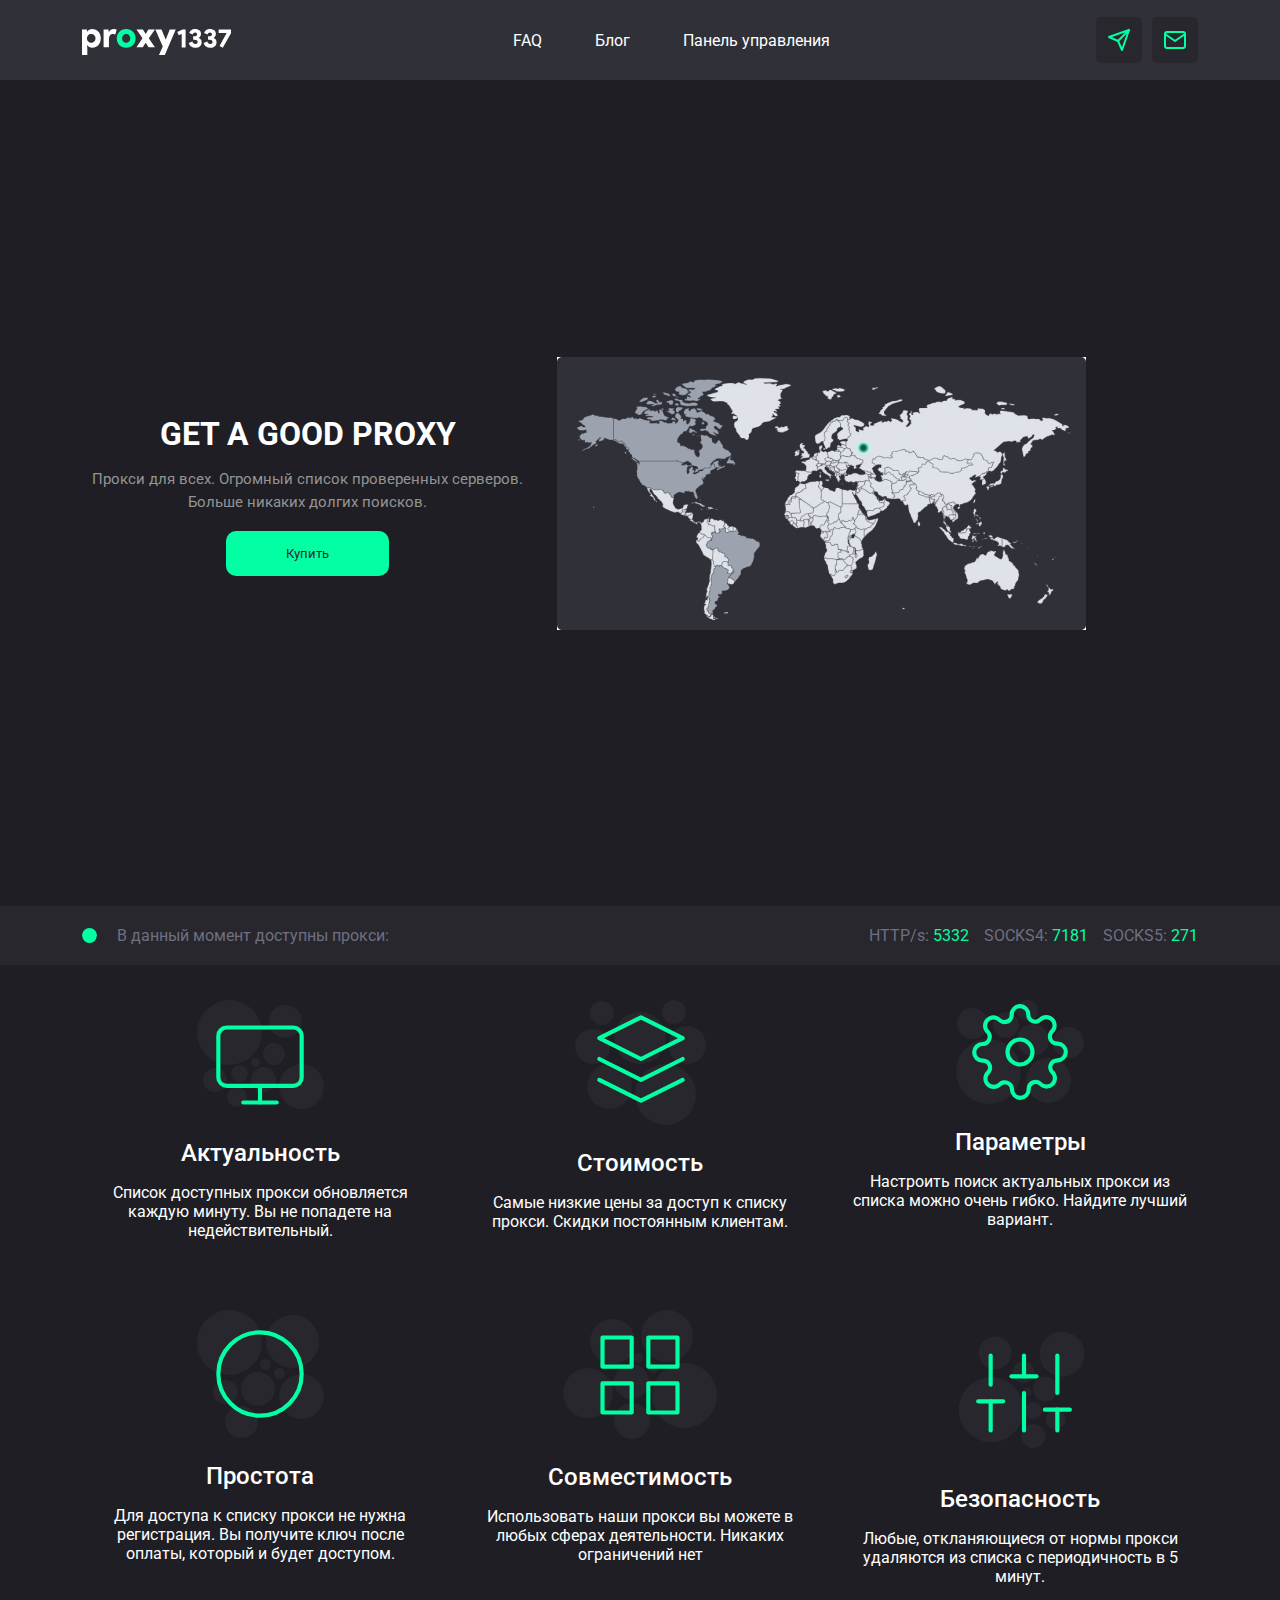
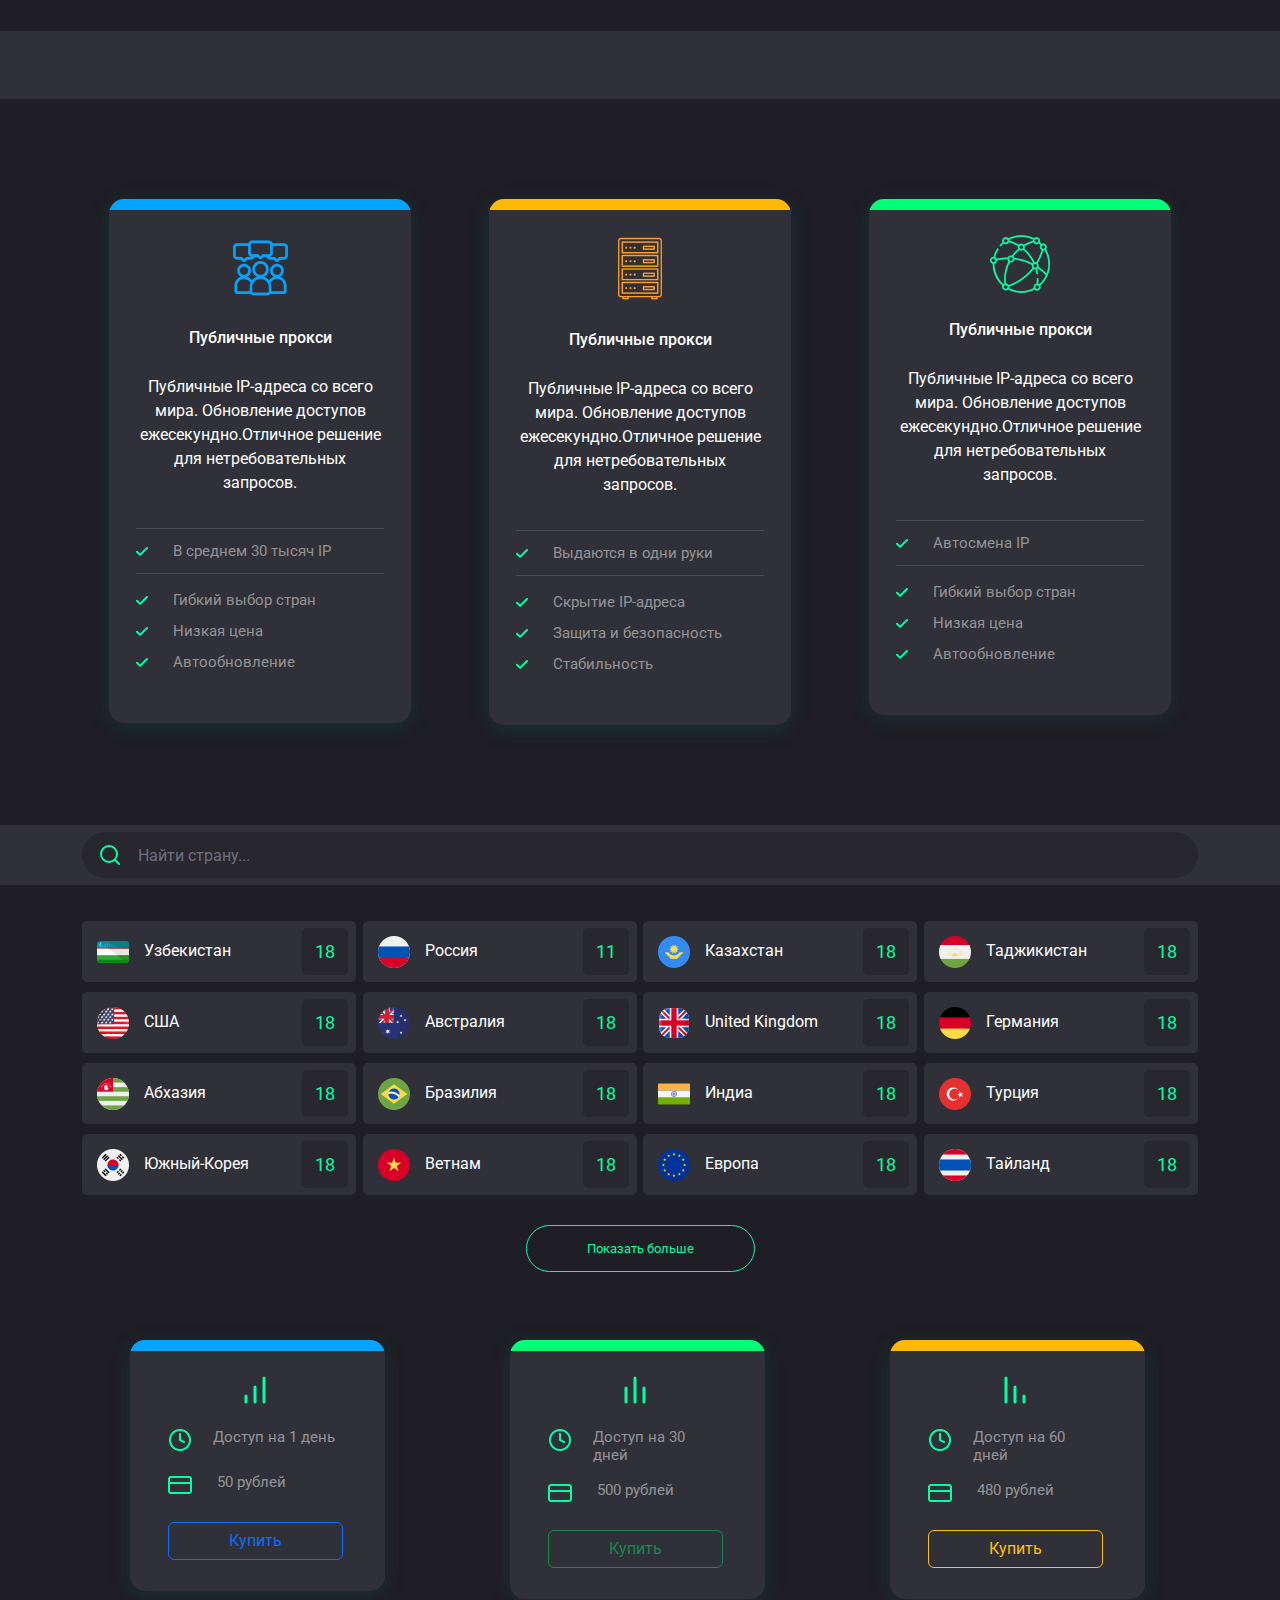
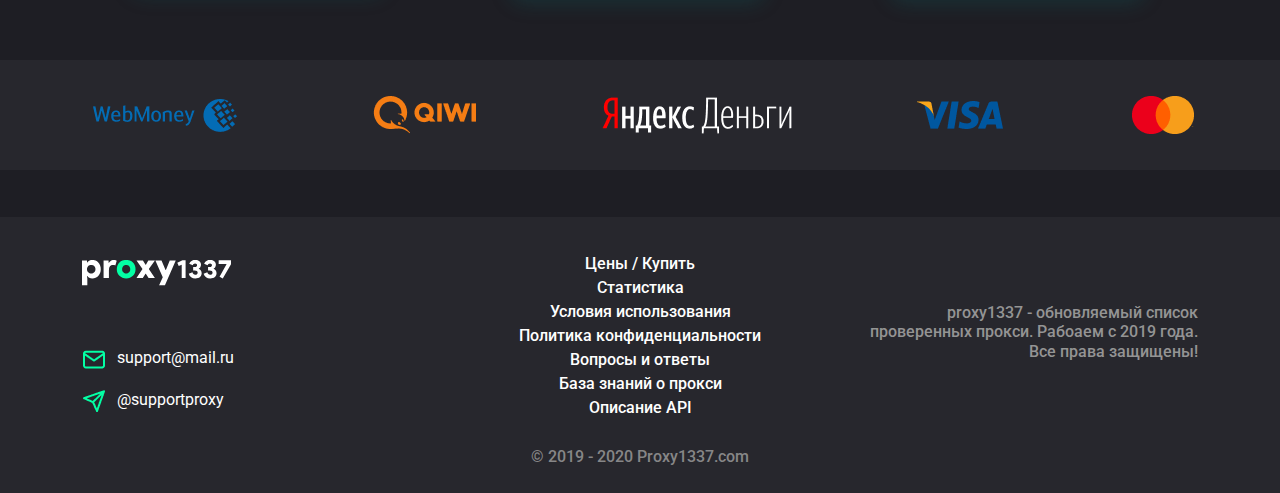
<file: index.html>
<!DOCTYPE html>
<html lang="en">
<head>
    <meta charset="UTF-8">
    <meta name="viewport" content="width=device-width, initial-scale=1.0">
     <!-- bootstrap -->
    <link rel="stylesheet" href="libs/bootstrap.min.css">

    <!-- Connecting fonts -->
    <link href="https://fonts.googleapis.com/css2?family=Roboto:wght@400;500;700&display=swap" rel="stylesheet">
    <link rel="preconnect" href="https://fonts.googleapis.com">
    <link rel="preconnect" href="https://fonts.gstatic.com" crossorigin>
    <link rel="stylesheet" href="css/main.css">
    <title>Proxy1337</title>
</head>
<body>
    
    <div class="wrapper">

         <!-- header -->
        <header>
            <nav class="navbar navbar-expand-lg">
                <div class="container">

                    <!-- Header logo -->
                  <a class="navbar-brand" href="#">
                    <img src="images/logo.svg" alt="">
                  </a>
                  
                  <!-- mobile meni toggler -->
                  <button class="navbar-toggler" type="button" data-bs-toggle="collapse" data-bs-target="#navbarSupportedContent" aria-controls="navbarSupportedContent" aria-expanded="false" aria-label="Toggle navigation">
                    <!-- <span class="navbar-toggler-icon"></span> -->
                    <img src="images/media_hamburger.svg" alt="">
                  </button>

                  <!-- Open & close -->
                  <div class="collapse navbar-collapse" id="navbarSupportedContent">

                    <ul class="navbar-nav mx-auto">
                        <li class="nav-item">
                            <a class="nav-link" href="Faq.html">FAQ</a>
                        </li>

                        <li class="nav-item">
                            <a class="nav-link" href="blog.html">Блог</a>
                        </li>

                        <li class="nav-item">
                            <a class="nav-link" href="errorpage.html">Панель управления</a>
                        </li>
                    </ul>

                    <ul class="header_contact d-flex">
                        <li>
                            <a href="#">
                                <img src="images/tg_header.svg" alt="">
                            </a>
                        </li>

                        <li>
                            <a href="#">
                                <img src="images/inbox.svg" alt="">
                            </a>
                        </li>
                    </ul>
                  </div>
                </div>
              </nav>
        </header>

        <!-- Hero -->
        <section class="hero">
            <div class="container">
                <div class="row align-items-center">
                    <div class="col-md-5">
                        <div class="hero_text">
                            <div class="hero_title">GET A GOOD PROXY</div>
                            <div class="hero_description">Прокси для всех. Огромный список проверенных серверов. Больше никаких долгих поисков. </div>

                             <a href="#" class="button button_green " data-bs-toggle="modal" data-bs-target="#buy_modal">Купить</a>
                        </div>
                    </div>
                    <div class="col-md-7">
                        <img src="images/map.jpg" alt="">
                    </div>
                </div>
            </div>
        </section>

        <!-- Aviable proxy -->
        <section class="aviable">
            <div class="container">
                <div class="row">
                    <div class="col-md-6 d-flex align-items-center gap: 20px">
                        <div class="block_title"> <img src="images/static vector.svg" alt=""> В данный момент доступны прокси:</div>
                    </div>
                    <div class="col-md-6">
                        <ul class="aviable_list d-flex justify-content-end">
                            <li>HTTP/s: <span>5332</span></li>
                            <li>SOCKS4: <span>7181</span></li>
                            <li>SOCKS5: <span>271</span></li>
                        </ul>
                    </div>
                </div>
            </div>
        </section>

        <!-- Advantages -->
        <section class="advantages">
            <div class="container">
                <div class="row">

                    <!-- advantages item -->
                    <div class="col-md-4">
                        <div class="advantages_item text-center">
                            <div class="advantage_image">
                                <img src="images/advantage1.svg" alt="">
                            </div>
                            <div class="advantage_name">Актуальность</div>
                            <div class="advantage_description">Список доступных прокси обновляется каждую минуту. Вы не попадете на недействительный.</div>
                        </div>
                    </div>

                    <!-- advantages item -->
                    <div class="col-md-4">
                        <div class="advantages_item text-center">
                            <div class="advantage_image">
                                <img src="images/advantage2.svg" alt="">
                            </div>
                            <div class="advantage_name">Стоимость</div>
                            <div class="advantage_description">Самые низкие цены за доступ к списку прокси. Скидки постоянным клиентам.</div>
                        </div>
                    </div>

                    <!-- advantages item -->
                    <div class="col-md-4">
                        <div class="advantages_item text-center">
                            <div class="advantage_image">
                                <img src="images/advantage3.svg" alt="">
                            </div>
                            <div class="advantage_name">Параметры</div>
                            <div class="advantage_description">Настроить поиск актуальных прокси из списка можно очень гибко. Найдите лучший вариант.</div>
                        </div>
                    </div>

                    <!-- advantages item -->
                    <div class="col-md-4">
                        <div class="advantages_item text-center">
                            <div class="advantage_image">
                                <img src="images/advantage4.svg" alt="">
                            </div>
                            <div class="advantage_name">Простота</div>
                            <div class="advantage_description">Для доступа к списку прокси не нужна регистрация. Вы получите ключ после оплаты, который и будет доступом.</div>
                        </div>
                    </div>

                    <!-- advantages item -->
                    <div class="col-md-4">
                        <div class="advantages_item text-center">
                            <div class="advantage_image">
                                <img src="images/advantage5.svg" alt="">
                            </div>
                            <div class="advantage_name">Совместимость</div>
                            <div class="advantage_description">Использовать наши прокси вы можете в любых  сферах деятельности. Никаких ограничений нет</div>
                        </div>
                    </div>

                    <!-- advantages item -->
                    <div class="col-md-4">
                        <div class="advantages_item text-center">
                            <div class="advantage_image">
                                <img src="images/advantage6.svg" alt="">
                            </div>
                            <div class="advantage_name">Безопасность</div>
                            <div class="advantage_description">Любые, откланяющиеся от нормы прокси удаляются из списка с периодичность в 5 минут.</div>
                        </div>
                    </div>
                </div>
            </div>
        </section>

        <!-- proxy types -->
        <section class="types">
            <div class="main_hr"></div>
            <div class="container">
                <div class="row justify-content-between">

                    <!-- Proxy type item -->
                    <div class="col-lg-4 col-md-6">
                        <div class="type_item item-blue">
                            <div class="type_image">
                                <img src="images/proxy_type1.png" alt="">
                            </div>
                            <div class="type_name">Публичные прокси</div>
                            <div class="type_description">Публичные IP-адреса со всего мира. Обновление доступов ежесекундно.Отличное решение для нетребовательных запросов.</div>

                            <ul class="type_advantages">
                                <li><a href="#">В среднем 30 тысяч IP</a></li>
                                <li><a href="#">Гибкий выбор стран</a></li>
                                <li><a href="#">Низкая цена</a></li>
                                <li><a href="#">Автообновление</a></li>
                            </ul>
                        </div>
                    </div>

                     <!-- Proxy type item -->
                     <div class="col-lg-4 col-md-6">
                        <div class="type_item item-orange">
                            <div class="type_image">
                                <img src="images/proxy_type2.png" alt="">
                            </div>
                            <div class="type_name">Публичные прокси</div>
                            <div class="type_description">Публичные IP-адреса со всего мира. Обновление доступов ежесекундно.Отличное решение для нетребовательных запросов.</div>

                            <ul class="type_advantages">
                                <li><a href="#">Выдаются в одни руки</a></li>
                                <li><a href="#">Скрытие IP-адреса</a></li>
                                <li><a href="#">Защита и безопасность</a></li>
                                <li><a href="#">Стабильность</a></li>
                            </ul>
                        </div>
                    </div>

                     <!-- Proxy type item -->
                     <div class="col-lg-4 col-md-6">
                        <div class="type_item item-green">
                            <div class="type_image">
                                <img src="images/proxy_type3.png" alt="">
                            </div>
                            <div class="type_name">Публичные прокси</div>
                            <div class="type_description">Публичные IP-адреса со всего мира. Обновление доступов ежесекундно.Отличное решение для нетребовательных запросов.</div>

                            <ul class="type_advantages">
                                <li><a href="#">Автосмена IP</a></li>
                                <li><a href="#">Гибкий выбор стран</a></li>
                                <li><a href="#">Низкая цена</a></li>
                                <li><a href="#">Автообновление</a></li>
                            </ul>
                        </div>
                    </div>

                </div>
            </div>
        </section>

       <!-- countries -->
       <section class="countries">
        <div class="country_form">
            <div class="container">
                <form action="">
                    <input type="text" placeholder="Найти страну..." class="form-control">
                </form>
            </div>
        </div>


        <div class="container">

            <div class="form_result">

                <!-- Result item -->
                <a href="#" class="result_item">
                    <div class="country_name"><img src="images/uzbekistan (3).png" alt="">Узбекистан</div>
                    <div class="country_count">18</div>
                </a>

                 <!-- Result item -->
                 <a href="#" class="result_item">
                    <div class="country_name"><img src="images/russia.png" alt="">Россия</div>
                    <div class="country_count">11</div>
                </a>

                 <!-- Result item -->
                 <a href="#" class="result_item">
                    <div class="country_name"><img src="images/kazakhstan.png" alt="">Казахстан</div>
                    <div class="country_count">18</div>
                </a>

                 <!-- Result item -->
                 <a href="#" class="result_item">
                    <div class="country_name"><img src="images/tajikistan.png" alt="">Таджикистан</div>
                    <div class="country_count">18</div>
                </a>

                 <!-- Result item -->
                 <a href="#" class="result_item">
                    <div class="country_name"><img src="images/united-states-of-america.png" alt="">США</div>
                    <div class="country_count">18</div>
                </a>

                 <!-- Result item -->
                 <a href="#" class="result_item">
                    <div class="country_name"><img src="images/australia.png" alt="">Австралия</div>
                    <div class="country_count">18</div>
                </a>

                 <!-- Result item -->
                 <a href="#" class="result_item">
                    <div class="country_name"><img src="images/united-kingdom.png" alt="">United Kingdom</div>
                    <div class="country_count">18</div>
                </a>

                 <!-- Result item -->
                 <a href="#" class="result_item">
                    <div class="country_name"><img src="images/germany.png" alt="">Германия</div>
                    <div class="country_count">18</div>
                </a>

                 <!-- Result item -->
                 <a href="#" class="result_item">
                    <div class="country_name"><img src="images/abkhazia.png" alt="">Абхазия</div>
                    <div class="country_count">18</div>
                </a>

                 <!-- Result item -->
                 <a href="#" class="result_item">
                    <div class="country_name"><img src="images/brazil-.png" alt="">Бразилия</div>
                    <div class="country_count">18</div>
                </a>

                 <!-- Result item -->
                 <a href="#" class="result_item">
                    <div class="country_name"><img src="images/india.png" alt="">Индиа</div>
                    <div class="country_count">18</div>
                </a>

                 <!-- Result item -->
                 <a href="#" class="result_item">
                    <div class="country_name"><img src="images/turkey.png" alt="">Турция</div>
                    <div class="country_count">18</div>
                </a>

                 <!-- Result item -->
                 <a href="#" class="result_item">
                    <div class="country_name"><img src="images/south-korea.png" alt="">Южный-Корея</div>
                    <div class="country_count">18</div>
                </a>

                 <!-- Result item -->
                 <a href="#" class="result_item">
                    <div class="country_name"><img src="images/vietnam.png" alt="">Ветнам</div>
                    <div class="country_count">18</div>
                </a>

                 <!-- Result item -->
                 <a href="#" class="result_item">
                    <div class="country_name"><img src="images/european.png" alt="">Европа</div>
                    <div class="country_count">18</div>
                </a>

                 <!-- Result item -->
                 <a href="#" class="result_item">
                    <div class="country_name"><img src="images/thailand.png" alt="">Тайланд</div>
                    <div class="country_count">18</div>
                </a>


            </div>

            <div class="show_more text-center">
                <a href="#" class="button button-outline button-big button_round item-blue">Показать больше</a>
            </div>
        </div>
        </section>

        <!-- buy -->
        <section class="buy">
            <div class="container">
                <div class="row justify-content-around">
                    
                    <!-- buy Item -->
                    <div class="col-md-3">
                        <div class="buy_item item-blue">
                            <div class="buy_icon">
                                <img src="images/price_bar3.svg" alt="icon">
                            </div>
                            <div class="buy_description">
                                <div class="buy_time">
                                    <ul>
                                        <li>Доступ на 1 день</li>
                                    </ul>
                                </div>
                            </div>
                            <div class="buy_card">
                                <ul>
                                    <li>50 рублей</li>
                                </ul>
                            </div>
                            <div class="item-action item-blue">
                                <a class="btn btn-outline-primary w-100" href="#">Купить</a>
                            </div>
                        </div>
                    </div>


                    <!-- buy Item -->
                    <div class="col-md-3">
                        <div class="buy_item item-green">
                            <div class="buy_icon">
                                <img src="images/price_bar2.svg" alt="icon">
                            </div>
                            <div class="buy_description">
                                <div class="buy_time">
                                    <ul>
                                        <li>Доступ на 30 дней</li>
                                    </ul>
                                </div>
                            </div>
                            <div class="buy_card">
                                <ul>
                                    <li>500 рублей</li>
                                </ul>
                            </div>
                            <div class="item-action item-blue">
                                <a class="btn btn-outline-success w-100" href="# ">Купить</a>
                            </div>
                        </div>
                    </div>


                    <!-- buy Item -->
                    <div class="col-md-3">
                        <div class="buy_item item-orange">
                            <div class="buy_icon">
                                <img src="images/price_bar1.svg" alt="icon">
                            </div>
                            <div class="buy_description">
                                <div class="buy_time">
                                    <ul>
                                        <li>Доступ на 60 дней</li>
                                    </ul>
                                </div>
                            </div>
                            <div class="buy_card">
                                <ul>
                                    <li>480 рублей</li>
                                </ul>
                            </div>
                            <div class="item-action item-blue">
                                <a class="btn btn-outline-warning w-100" href="# ">Купить</a>
                            </div>
                        </div>
                    </div>
                </div>
            </div>
        </section>

        <!-- Payment -->
        <section class="payment">
            <div class="container">
                    <div class=" payment_block d-flex justify-content-between align-items-center">

                        <!-- Payment item -->
                        <div class="payment_item">
                          <a href="https://www.webmoney.ru/?%01" class="pay"><img src="images/wb.png" alt=""></a>
                        </div>
  
                      
                        <!-- Payment item -->
                        <div class="payment_item">
                          <a href="https://qiwi.com/" class="pay"><img src="images/QW.png" alt=""></a>
                        </div>
  
                      
                        <!-- Payment item -->
                        <div class="payment_item">
                          <a href="https://yoomoney.ru/" class="pay"><img src="images/yn.png" alt=""></a>
                        </div>
  
                      
                        <!-- Payment item -->
                        <div class="payment_item">
                          <a href="#" class="pay"><img src="images/vISA.png" alt=""></a>
                        </div>
  
                      
                        <!-- Payment item -->
                        <div class="payment_item">
                          <a href="#" class="pay"><img src="images/MASTER.png" alt=""></a>
                        </div>
                    </div>
            </div>
                
        </section>

        <!-- Footer -->
        <footer>
            <div class="container">
                <div class="row align-items-center justify-content-between">
                    
                    <div class="col-md-4">
                        <div class="logo">
                            <a href="#" class="logo">
                                <img src="images/footer_logo.svg" alt="">
                            </a>
                        </div>
                        <div class="contact">
                            <div class="mail">
                                <a href="mailto:support@mail.ru">
                                    <img src="images/footer massage.png" alt="">support@mail.ru
                                </a>
                            </div>
            
                            <div class="telegram">
                                <a href="">
                                    <img src="images/footer send.png" alt="">@supportproxy
                                </a>
                            </div>
                        </div>
                    </div>
    
    
                    <div class="col-md-4">
                        <div class="list">
                            <ul>
                                <li><a href="">Цены / Купить</a></li>
                                <li><a href="">Статистика</a></li>
                                <li><a href="">Условия использования</a></li>
                                <li><a href="">Политика конфиденциальности</a></li>
                                <li><a href="">Вопросы и ответы</a></li>
                                <li><a href="">База знаний о прокси</a></li>
                                <li><a href="">Описание API</a></li>
                            </ul>
                        </div>
                    </div>

                    <div class="col-md-4">
                        <div class="about">
                            <h6>proxy1337 - обновляемый список проверенных прокси. Рабоаем с 2019 года. Все права защищены!</h6>
                        </div>
                    </div>

                    <div class="copyright">
                        <p>© 2019 - 2020 Proxy1337.com</p>
                    </div>
                </div>
            </div>
        </footer>
    </div>
    

     <!-- Modal  buy Modal -->
    <div class="modal fade" id="buy_modal" tabindex="-1" aria-labelledby="buy_modal" aria-hidden="true">
        <div class="modal-dialog modal-dialog-centered">
        <div class="modal-content">

            <div class="modal-body">
                <form action="">
                    
                    <div class="modal_action">

                        <button type="reset">
                            <img src="images/modal_reset.svg" alt="">
                        </button>  
                        <button type="button" data-bs-dismiss="modal" arial-label="Close">
                            <img src="images/modal_close.svg" alt="">
                        </button>

                    </div>

                    <div class="modal_title">Купить ключ</div>
                    <div class="input_item">
                        <input type="email" placeholder="Email" name="email" class="form-control">
                    </div>

                    <div class="input_item">
                        <input type="text" placeholder="Способ оплаты" name="payment_type" class="form-control">
                    </div>

                    <div class="input_item payment_duration">
                        <label for="">99 дней</label>
                        <input type="range" name="payment_duration" class="">
                    </div>

                    <div class="input_item agreement">
                        <label>
                            <input type="checkbox">
                            <span class="checkmark"></span>
                            <span class="agreement_text">Согласен с <a href="#">условиями использования</a></span>
                        </label>
                    </div>

                    <div class="input_item_day">
                        Вы выбрали пакет <span>6</span> р в день
                    </div>

                    <div class="input_item_buy_total_sum">
                        К оплате <span>660₽</span>
                    </div>

                    <div class="input_item">
                        <button class="button button_green w-100">Оплатить</button>
                    </div>
                </form>
            </div>
        </div>
        </div>
    </div>

<!-- bootstrap Js -->
<script src="libs/bootstrap.bundle.min.js"></script>

</body>
</html>
</file>
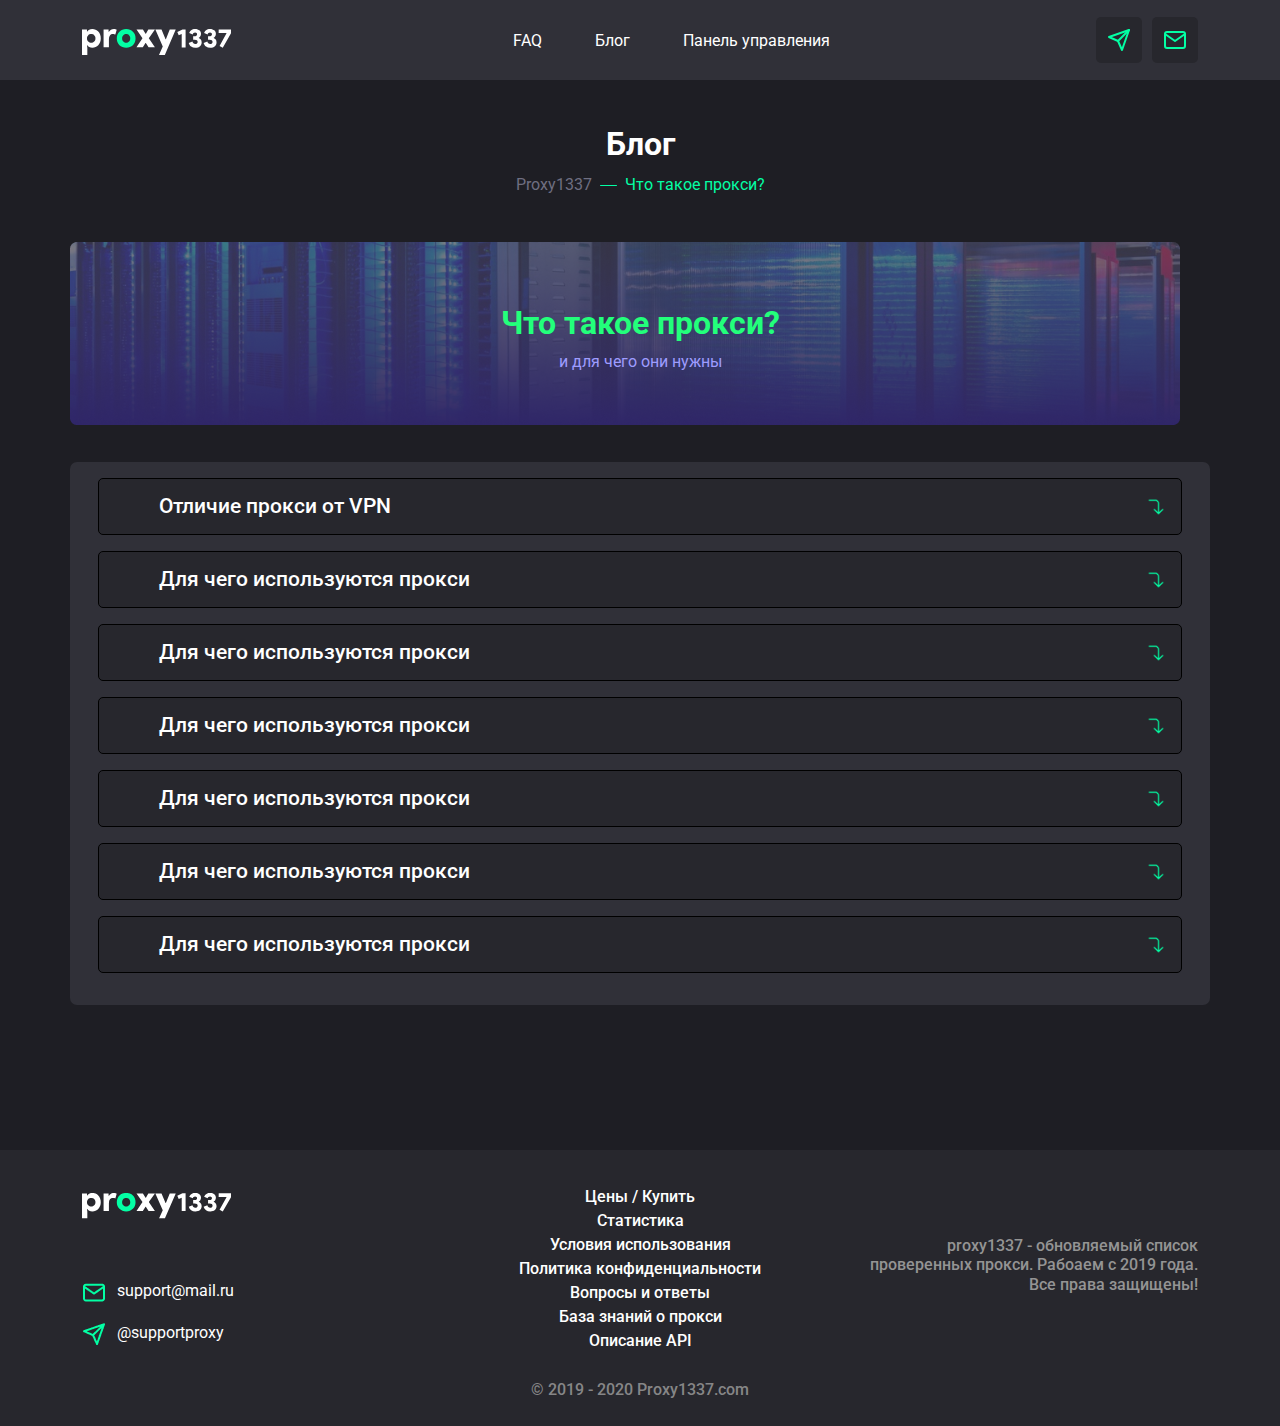
<file: blog.html>
<!DOCTYPE html>
<html lang="en">
<head>
    <meta charset="UTF-8">
    <meta name="viewport" content="width=device-width, initial-scale=1.0">
    <!-- bootstrap -->
    <link rel="stylesheet" href="libs/bootstrap.min.css">

    <!-- Connecting fonts -->
    <link rel="preconnect" href="https://fonts.googleapis.com">
    <link rel="preconnect" href="https://fonts.gstatic.com" crossorigin>
    <link href="https://fonts.googleapis.com/css2?family=Roboto:wght@400;500;700&display=swap" rel="stylesheet">
    
    <link rel="stylesheet" href="css/main.css">
    <link rel="stylesheet" href="css/blog.css">
    <title>Блог</title>
</head>
<body>
    
    <div class="wrapper">
        <!-- header -->
        <header>
            <nav class="navbar navbar-expand-lg">
                <div class="container">

                    <!-- Header logo -->
                  <a class="navbar-brand" href="index.html">
                    <img src="images/logo.svg" alt="">
                  </a>
                  <!-- mobile meni toggler -->
                  <button class="navbar-toggler" type="button" data-bs-toggle="collapse" data-bs-target="#navbarSupportedContent" aria-controls="navbarSupportedContent" aria-expanded="false" aria-label="Toggle navigation">
                    <!-- <span class="navbar-toggler-icon"></span> -->
                    <img src="images/media_hamburger.svg" alt="">
                  </button>

                  <!-- Open & close -->
                  <div class="collapse navbar-collapse" id="navbarSupportedContent">

                    <ul class="navbar-nav mx-auto">
                        <li class="nav-item">
                            <a class="nav-link" href="Faq.html">FAQ</a>
                        </li>

                        <li class="nav-item">
                            <a class="nav-link" href="blog.html">Блог</a>
                        </li>

                        <li class="nav-item">
                            <a class="nav-link" href="errorpage.html">Панель управления</a>
                        </li>
                    </ul>

                    <ul class="header_contact d-flex">
                        <li>
                            <a href="#">
                                <img src="images/tg_header.svg" alt="">
                            </a>
                        </li>

                        <li>
                            <a href="#">
                                <img src="images/inbox.svg" alt="">
                            </a>
                        </li>
                    </ul>
                  </div>
                </div>
              </nav>
        </header>

        <section class="inner_page">
            <div class="container">
                <div class="row">
                    <div class="block_title">Блог</div>
                        <div class="block_breadcrumbs">
                            <nav aria-label="breadcrumb">
                                <ol class="breadcrumb">
                                <li class="breadcrumb-item"><a href="#">Proxy1337</a></li>
                                <li class="breadcrumb-item active" aria-current="page">Что такое прокси?</li>
                                </ol>
                            </nav>
                        </div>

                        <div class="blog_img">
                            <p class="title_one">Что такое прокси?</p>
                            <p class="title_two">и для чего они нужны</p>
                        </div>


                        <div class="card blog_items">
                            <div class="card-body">
                                <div class="accordion accordion-flush" id="faq_accordion">
                                    
                                    <!-- FAQ Accordion -->
                                    <div class="accordion-item">
                                        <h2 class="accordion-header">
                                            <button class="accordion-button collapsed" type="button" data-bs-toggle="collapse" data-bs-target="#blog_answer_1" aria-expanded="false" aria-controls="blog_answer_1">
                                                Отличие прокси от VPN
                                            </button>
                                        </h2>
                                        <div id="blog_answer_1" class="accordion-collapse collapse" data-bs-parent="#blog_accordion">
                                            <div class="accordion-body"> полный
                                                Прокси напротив не требует установки никаких программ. Основная масса серверов бесплатна, но не от всех стоит ждать корректной и быстрой работы. Платные же более надежны в этом плане. Прокси-сервер сам по себе не обеспечит вам полной анонимности. Что выбрать, решать только вам. Только помните, если нужен качественный сервис, который не будет постоянно ломаться, то придется заплатить.
                                            </div>
                                        </div>

                                        <!-- FAQ Accordion -->
                                    <div class="accordion-item">
                                        <h2 class="accordion-header">
                                            <button class="accordion-button collapsed" type="button" data-bs-toggle="collapse" data-bs-target="#blog_answer_2" aria-expanded="false" aria-controls="blog_answer_2">
                                                Для чего используются прокси
                                            </button>
                                        </h2>
                                        <div id="blog_answer_2" class="accordion-collapse collapse" data-bs-parent="#blog_accordion">
                                            <div class="accordion-body"> полный
                                                Прокси напротив не требует установки никаких программ. Основная масса серверов бесплатна, но не от всех стоит ждать корректной и быстрой работы. Платные же более надежны в этом плане. Прокси-сервер сам по себе не обеспечит вам полной анонимности. Что выбрать, решать только вам. Только помните, если нужен качественный сервис, который не будет постоянно ломаться, то придется заплатить.
                                            </div>
                                        </div>

                                        <!-- FAQ Accordion -->
                                    <div class="accordion-item">
                                        <h2 class="accordion-header">
                                            <button class="accordion-button collapsed" type="button" data-bs-toggle="collapse" data-bs-target="#blog_answer_3" aria-expanded="false" aria-controls="blog_answer_3">
                                                Для чего используются прокси
                                            </button>
                                        </h2>
                                        <div id="blog_answer_3" class="accordion-collapse collapse" data-bs-parent="#blog_accordion">
                                            <div class="accordion-body"> полный
                                                Прокси напротив не требует установки никаких программ. Основная масса серверов бесплатна, но не от всех стоит ждать корректной и быстрой работы. Платные же более надежны в этом плане. Прокси-сервер сам по себе не обеспечит вам полной анонимности. Что выбрать, решать только вам. Только помните, если нужен качественный сервис, который не будет постоянно ломаться, то придется заплатить.
                                            </div>
                                        </div>

                                        <!-- FAQ Accordion -->
                                    <div class="accordion-item">
                                        <h2 class="accordion-header">
                                            <button class="accordion-button collapsed" type="button" data-bs-toggle="collapse" data-bs-target="#blog_answer_4" aria-expanded="false" aria-controls="blog_answer_4">
                                                Для чего используются прокси
                                            </button>
                                        </h2>
                                        <div id="blog_answer_4" class="accordion-collapse collapse" data-bs-parent="#blog_accordion">
                                            <div class="accordion-body"> полный
                                                Прокси напротив не требует установки никаких программ. Основная масса серверов бесплатна, но не от всех стоит ждать корректной и быстрой работы. Платные же более надежны в этом плане. Прокси-сервер сам по себе не обеспечит вам полной анонимности. Что выбрать, решать только вам. Только помните, если нужен качественный сервис, который не будет постоянно ломаться, то придется заплатить.
                                            </div>
                                        </div>

                                        <!-- FAQ Accordion -->
                                    <div class="accordion-item">
                                        <h2 class="accordion-header">
                                            <button class="accordion-button collapsed" type="button" data-bs-toggle="collapse" data-bs-target="#blog_answer_5" aria-expanded="false" aria-controls="blog_answer_5">
                                                Для чего используются прокси
                                            </button>
                                        </h2>
                                        <div id="blog_answer_5" class="accordion-collapse collapse" data-bs-parent="#blog_accordion">
                                            <div class="accordion-body"> полный
                                                Прокси напротив не требует установки никаких программ. Основная масса серверов бесплатна, но не от всех стоит ждать корректной и быстрой работы. Платные же более надежны в этом плане. Прокси-сервер сам по себе не обеспечит вам полной анонимности. Что выбрать, решать только вам. Только помните, если нужен качественный сервис, который не будет постоянно ломаться, то придется заплатить.
                                            </div>
                                        </div>

                                        <!-- FAQ Accordion -->
                                    <div class="accordion-item">
                                        <h2 class="accordion-header">
                                            <button class="accordion-button collapsed" type="button" data-bs-toggle="collapse" data-bs-target="#blog_answer_6" aria-expanded="false" aria-controls="blog_answer_6">
                                                Для чего используются прокси
                                            </button>
                                        </h2>
                                        <div id="blog_answer_6" class="accordion-collapse collapse" data-bs-parent="#blog_accordion">
                                            <div class="accordion-body"> полный
                                                Прокси напротив не требует установки никаких программ. Основная масса серверов бесплатна, но не от всех стоит ждать корректной и быстрой работы. Платные же более надежны в этом плане. Прокси-сервер сам по себе не обеспечит вам полной анонимности. Что выбрать, решать только вам. Только помните, если нужен качественный сервис, который не будет постоянно ломаться, то придется заплатить.
                                            </div>
                                        </div>

                                        <!-- FAQ Accordion -->
                                    <div class="accordion-item">
                                        <h2 class="accordion-header">
                                            <button class="accordion-button collapsed" type="button" data-bs-toggle="collapse" data-bs-target="#blog_answer_7" aria-expanded="false" aria-controls="blog_answer_7">
                                                Для чего используются прокси
                                            </button>
                                        </h2>
                                        <div id="blog_answer_7" class="accordion-collapse collapse" data-bs-parent="#blog_accordion">
                                            <div class="accordion-body"> полный
                                                Прокси напротив не требует установки никаких программ. Основная масса серверов бесплатна, но не от всех стоит ждать корректной и быстрой работы. Платные же более надежны в этом плане. Прокси-сервер сам по себе не обеспечит вам полной анонимности. Что выбрать, решать только вам. Только помните, если нужен качественный сервис, который не будет постоянно ломаться, то придется заплатить.
                                            </div>
                                        </div>

                                    </div>
                                </div>
        </section>



        <!-- Footer -->
        <footer>
            <div class="container">
                <div class="row align-items-center justify-content-between">
                    
                    <div class="col-md-4">
                        <div class="logo">
                            <a href="#" class="logo">
                                <img src="images/footer_logo.svg" alt="">
                            </a>
                        </div>
                        <div class="contact">
                            <div class="mail">
                                <a href="mailto:support@mail.ru">
                                    <img src="images/footer massage.png" alt="">support@mail.ru
                                </a>
                            </div>
            
                            <div class="telegram">
                                <a href="">
                                    <img src="images/footer send.png" alt="">@supportproxy
                                </a>
                            </div>
                        </div>
                    </div>
    
    
                    <div class="col-md-4">
                        <div class="list">
                            <ul>
                                <li><a href="">Цены / Купить</a></li>
                                <li><a href="">Статистика</a></li>
                                <li><a href="">Условия использования</a></li>
                                <li><a href="">Политика конфиденциальности</a></li>
                                <li><a href="">Вопросы и ответы</a></li>
                                <li><a href="">База знаний о прокси</a></li>
                                <li><a href="">Описание API</a></li>
                            </ul>
                        </div>
                    </div>

                    <div class="col-md-4">
                        <div class="about">
                            <h6>proxy1337 - обновляемый список проверенных прокси. Рабоаем с 2019 года. Все права защищены!</h6>
                        </div>
                    </div>

                    <div class="copyright">
                        <p>© 2019 - 2020 Proxy1337.com</p>
                    </div>
                </div>
            </div>
        </footer>
     </div>



    <!-- Modal  buy Modal -->
    <div class="modal fade" id="buy_modal" tabindex="-1" aria-labelledby="buy_modal" aria-hidden="true">
        <div class="modal-dialog modal-dialog-centered">
        <div class="modal-content">

            <div class="modal-body">
                <form action="">
                    
                    <div class="modal_action">

                        <button type="reset">
                            <img src="images/modal_reset.svg" alt="">
                        </button>  
                        <button type="button" data-bs-dismiss="modal" arial-label="Close">
                            <img src="images/modal_close.svg" alt="">
                        </button>

                    </div>

                    <div class="modal_title">Купить ключ</div>
                    <div class="input_item">
                        <input type="email" placeholder="Email" name="email" class="form-control">
                    </div>

                    <div class="input_item">
                        <input type="text" placeholder="Способ оплаты" name="payment_type" class="form-control">
                    </div>

                    <div class="input_item payment_duration">
                        <label for="">99 дней</label>
                        <input type="range" name="payment_duration" class="">
                    </div>

                    <div class="input_item agreement">
                        <label>
                            <input type="checkbox">
                            <span class="checkmark"></span>
                            <span class="agreement_text">Согласен с <a href="#">условиями использования</a></span>
                        </label>
                    </div>

                    <div class="input_item_day">
                        Вы выбрали пакет <span>6</span> р в день
                    </div>

                    <div class="input_item_buy_total_sum">
                        К оплате <span>660₽</span>
                    </div>

                    <div class="input_item">
                        <button class="button button_green w-100">Оплатить</button>
                    </div>


                </form>
                
            </div>
            
        </div>
        </div>
    </div>


<!-- bootstrap Js -->
<script src="libs/bootstrap.bundle.min.js"></script>

</body>
</html>
</file>
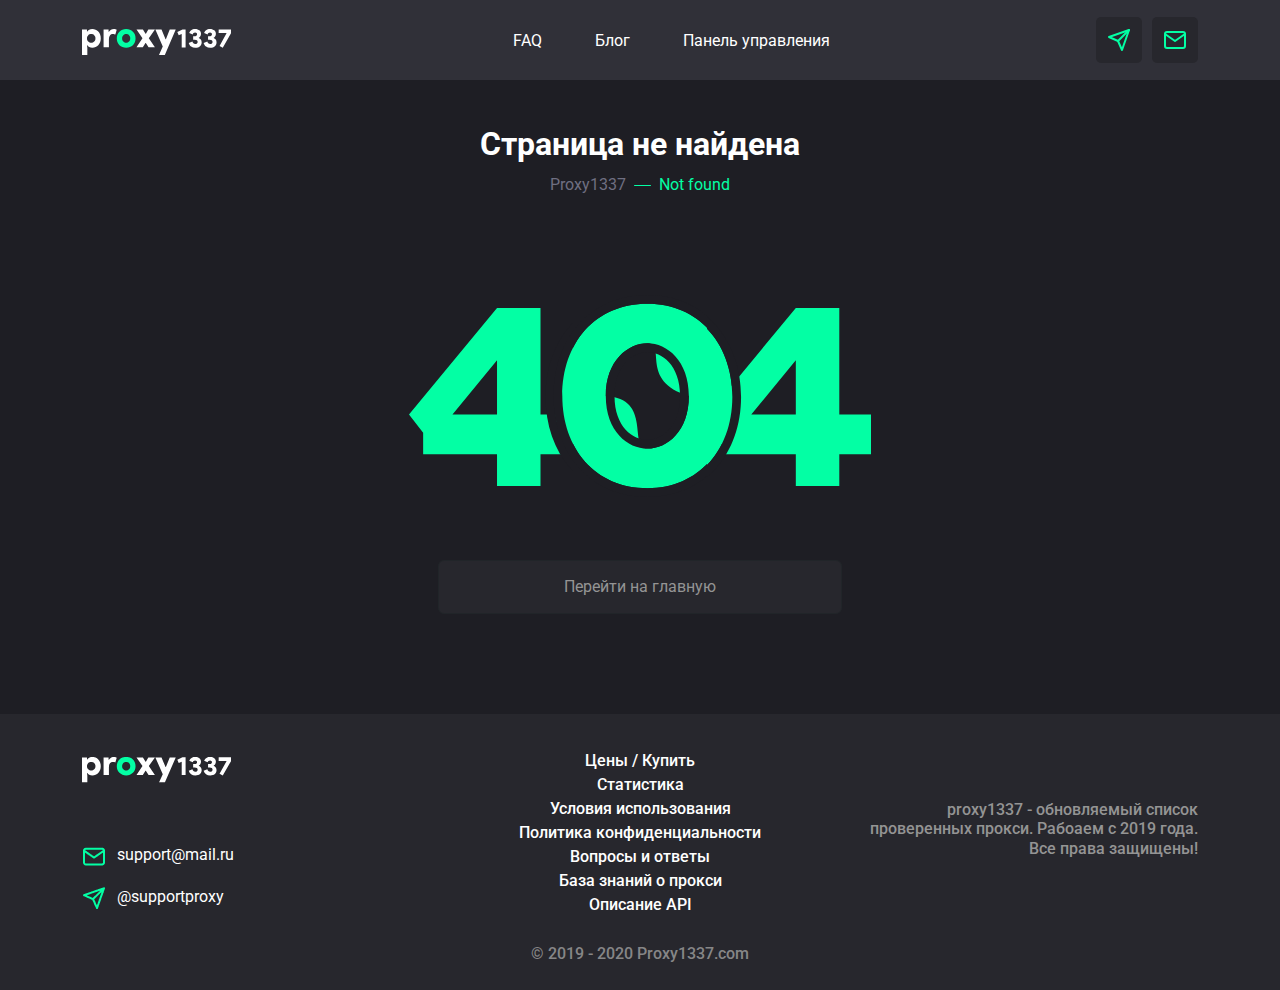
<file: errorpage.html>
<!DOCTYPE html>
<html lang="en">
<head>
    <meta charset="UTF-8">
    <meta name="viewport" content="width=device-width, initial-scale=1.0">
    <!-- bootstrap -->
    <link rel="stylesheet" href="libs/bootstrap.min.css">

    <!-- Connecting fonts -->
    <link rel="preconnect" href="https://fonts.googleapis.com">
    <link rel="preconnect" href="https://fonts.gstatic.com" crossorigin>
    <link href="https://fonts.googleapis.com/css2?family=Roboto:wght@400;500;700&display=swap" rel="stylesheet">
    
    <link rel="stylesheet" href="css/main.css">
    <link rel="stylesheet" href="css/errorpage.css">
    <title>Панель управления</title>
</head>
<body>
    
    <div class="wrapper">
        <!-- header -->
        <header>
            <nav class="navbar navbar-expand-lg">
                <div class="container">

                    <!-- Header logo -->
                  <a class="navbar-brand" href="index.html">
                    <img src="images/logo.svg" alt="">
                  </a>
                  <!-- mobile meni toggler -->
                  <button class="navbar-toggler" type="button" data-bs-toggle="collapse" data-bs-target="#navbarSupportedContent" aria-controls="navbarSupportedContent" aria-expanded="false" aria-label="Toggle navigation">
                    <!-- <span class="navbar-toggler-icon"></span> -->
                    <img src="images/media_hamburger.svg" alt="">
                  </button>

                  <!-- Open & close -->
                  <div class="collapse navbar-collapse" id="navbarSupportedContent">

                    <ul class="navbar-nav mx-auto">
                        <li class="nav-item">
                            <a class="nav-link" href="Faq.html">FAQ</a>
                        </li>

                        <li class="nav-item">
                            <a class="nav-link" href="blog.html">Блог</a>
                        </li>

                        <li class="nav-item">
                            <a class="nav-link" href="errorpage.html">Панель управления</a>
                        </li>
                    </ul>

                    <ul class="header_contact d-flex">
                        <li>
                            <a href="#">
                                <img src="images/tg_header.svg" alt="">
                            </a>
                        </li>

                        <li>
                            <a href="#">
                                <img src="images/inbox.svg" alt="">
                            </a>
                        </li>
                    </ul>
                  </div>
                </div>
              </nav>
        </header>

        <section class="inner_page">
            <div class="container">
                <div class="block_title">Страница не найдена</div>
                        <div class="block_breadcrumbs">
                            <nav aria-label="breadcrumb">
                                <ol class="breadcrumb">
                                <li class="breadcrumb-item"><a href="#">Proxy1337</a></li>
                                <li class="breadcrumb-item active" aria-current="page">Not found</li>
                                </ol>
                            </nav>
                        </div>


                <div class="d-flex justify-content-center">
                        <div class="coll" style="margin-right: -8px;">
                            <img src="images/error1.svg">
                        </div>

                        <div class="coll" style="margin: -12px;">
                            <img src="images/error2.svg">
                        </div>

                        <div class="coll" style="margin-left: -23px;">
                            <img src="images/error3.svg">
                        </div>
                </div>

                <div class="control_title">
                    <a href="index.html"><button type="button" class="btn btn-dark">Перейти на главную</button></a>
                </div>
        </section>



        <!-- Footer -->
        <footer>
            <div class="container">
                <div class="row align-items-center justify-content-between">
                    
                    <div class="col-md-4">
                        <div class="logo">
                            <a href="#" class="logo">
                                <img src="images/footer_logo.svg" alt="">
                            </a>
                        </div>
                        <div class="contact">
                            <div class="mail">
                                <a href="mailto:support@mail.ru">
                                    <img src="images/footer massage.png" alt="">support@mail.ru
                                </a>
                            </div>
            
                            <div class="telegram">
                                <a href="">
                                    <img src="images/footer send.png" alt="">@supportproxy
                                </a>
                            </div>
                        </div>
                    </div>
    
    
                    <div class="col-md-4">
                        <div class="list">
                            <ul>
                                <li><a href="">Цены / Купить</a></li>
                                <li><a href="">Статистика</a></li>
                                <li><a href="">Условия использования</a></li>
                                <li><a href="">Политика конфиденциальности</a></li>
                                <li><a href="">Вопросы и ответы</a></li>
                                <li><a href="">База знаний о прокси</a></li>
                                <li><a href="">Описание API</a></li>
                            </ul>
                        </div>
                    </div>

                    <div class="col-md-4">
                        <div class="about">
                            <h6>proxy1337 - обновляемый список проверенных прокси. Рабоаем с 2019 года. Все права защищены!</h6>
                        </div>
                    </div>

                    <div class="copyright">
                        <p>© 2019 - 2020 Proxy1337.com</p>
                    </div>
                </div>
            </div>
        </footer>

    </div>



    <!-- Modal  buy Modal -->
    <div class="modal fade" id="buy_modal" tabindex="-1" aria-labelledby="buy_modal" aria-hidden="true">
        <div class="modal-dialog modal-dialog-centered">
        <div class="modal-content">

            <div class="modal-body">
                <form action="">
                    
                    <div class="modal_action">

                        <button type="reset">
                            <img src="images/modal_reset.svg" alt="">
                        </button>  
                        <button type="button" data-bs-dismiss="modal" arial-label="Close">
                            <img src="images/modal_close.svg" alt="">
                        </button>

                    </div>

                    <div class="modal_title">Купить ключ</div>
                    <div class="input_item">
                        <input type="email" placeholder="Email" name="email" class="form-control">
                    </div>

                    <div class="input_item">
                        <input type="text" placeholder="Способ оплаты" name="payment_type" class="form-control">
                    </div>

                    <div class="input_item payment_duration">
                        <label for="">99 дней</label>
                        <input type="range" name="payment_duration" class="">
                    </div>

                    <div class="input_item agreement">
                        <label>
                            <input type="checkbox">
                            <span class="checkmark"></span>
                            <span class="agreement_text">Согласен с <a href="#">условиями использования</a></span>
                        </label>
                    </div>

                    <div class="input_item_day">
                        Вы выбрали пакет <span>6</span> р в день
                    </div>

                    <div class="input_item_buy_total_sum">
                        К оплате <span>660₽</span>
                    </div>

                    <div class="input_item">
                        <button class="button button_green w-100">Оплатить</button>
                    </div>


                </form>
                
            </div>
            
        </div>
        </div>
    </div>


<!-- bootstrap Js -->
<script src="libs/bootstrap.bundle.min.js"></script>

</body>
</html>
</file>
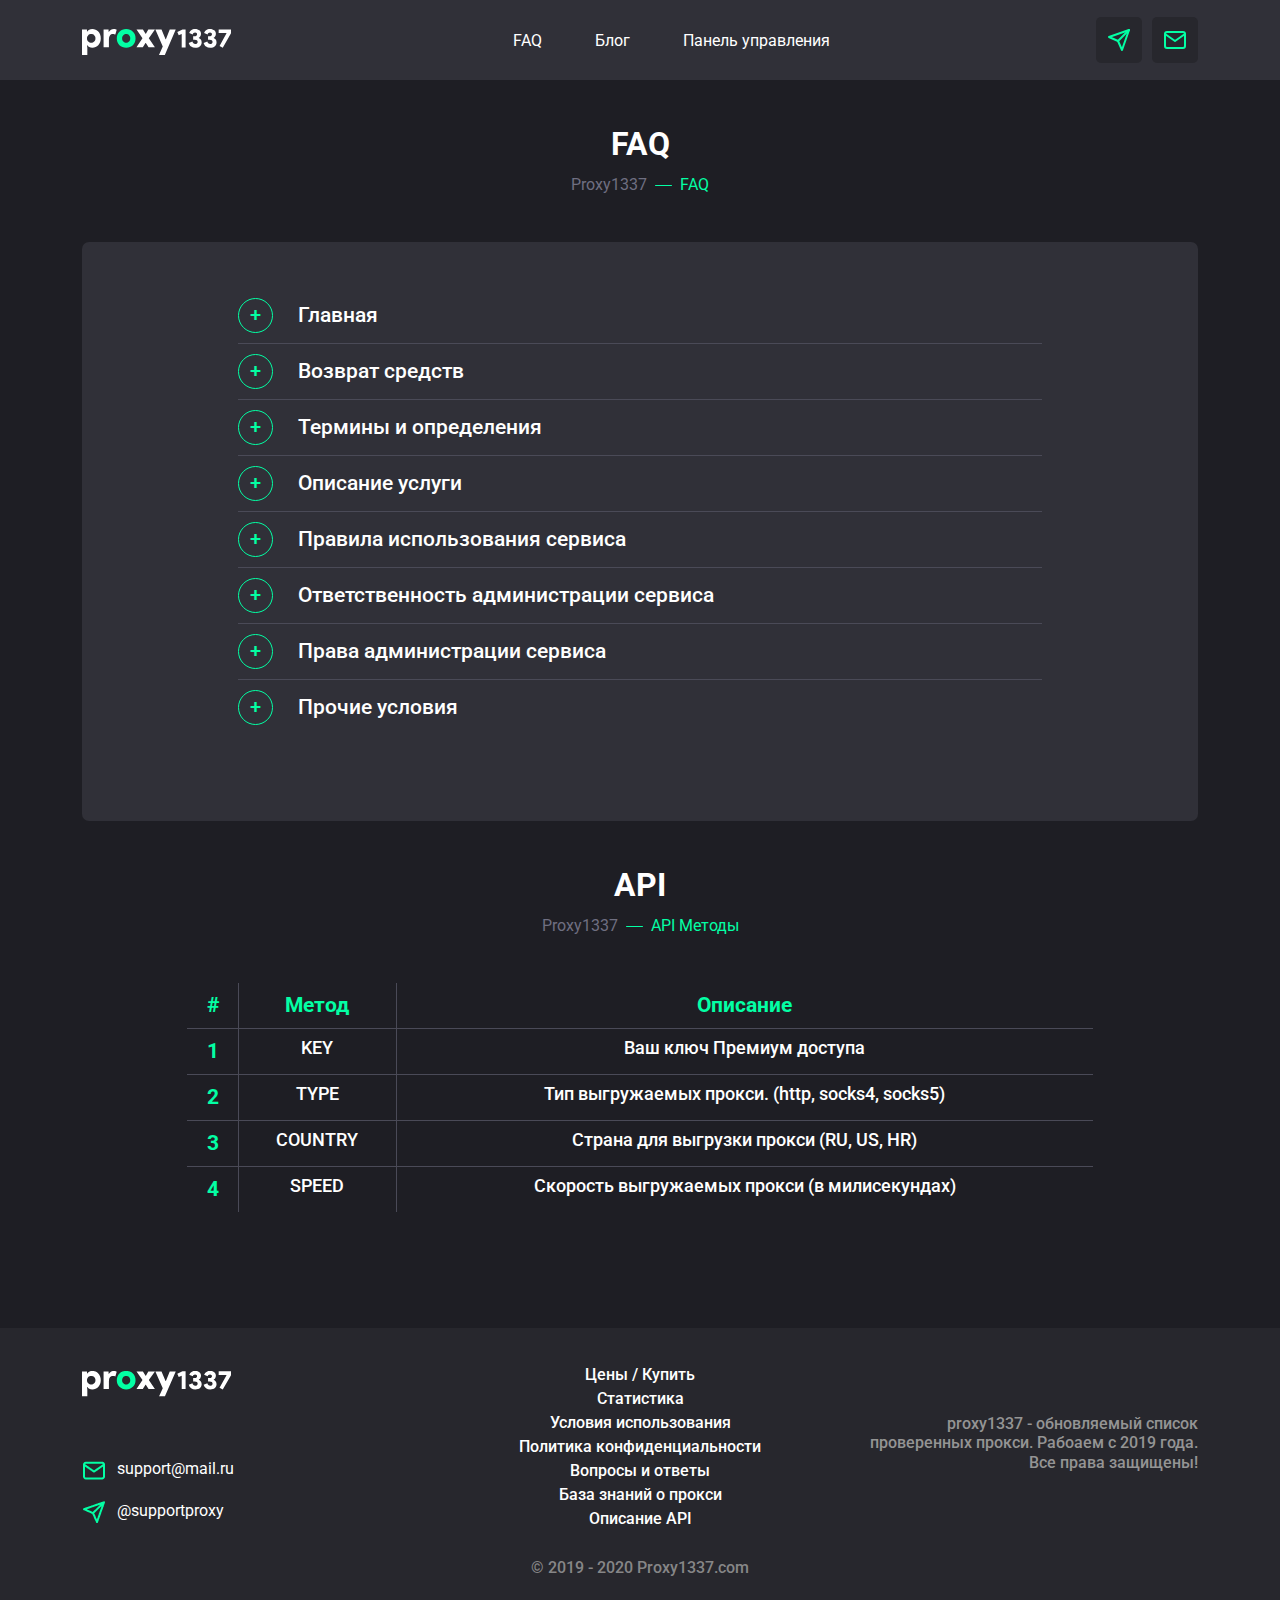
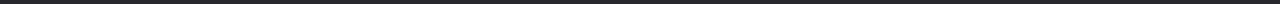
<file: Faq.html>
<!DOCTYPE html>
<html lang="en">
<head>
    <meta charset="UTF-8">
    <meta name="viewport" content="width=device-width, initial-scale=1.0">
    <!-- bootstrap -->
    <link rel="stylesheet" href="libs/bootstrap.min.css">

    <!-- Connecting fonts -->
    <link rel="preconnect" href="https://fonts.googleapis.com">
    <link rel="preconnect" href="https://fonts.gstatic.com" crossorigin>
    <link href="https://fonts.googleapis.com/css2?family=Roboto:wght@400;500;700&display=swap" rel="stylesheet">
    
    <link rel="stylesheet" href="css/main.css">
    <link rel="stylesheet" href="css/faq.css">
    <title>FAQ</title>
</head>
<body>
    
    <div class="wrapper">
        <!-- header -->
        <header>
            <nav class="navbar navbar-expand-lg">
                <div class="container">

                    <!-- Header logo -->
                  <a class="navbar-brand" href="index.html">
                    <img src="images/logo.svg" alt="">
                  </a>
                  <!-- mobile meni toggler -->
                  <button class="navbar-toggler" type="button" data-bs-toggle="collapse" data-bs-target="#navbarSupportedContent" aria-controls="navbarSupportedContent" aria-expanded="false" aria-label="Toggle navigation">
                    <!-- <span class="navbar-toggler-icon"></span> -->
                    <img src="images/media_hamburger.svg" alt="">
                  </button>

                  <!-- Open & close -->
                  <div class="collapse navbar-collapse" id="navbarSupportedContent">

                    <ul class="navbar-nav mx-auto">
                        <li class="nav-item">
                            <a class="nav-link" href="#">FAQ</a>
                        </li>

                        <li class="nav-item">
                            <a class="nav-link" href="blog.html">Блог</a>
                        </li>

                        <li class="nav-item">
                            <a class="nav-link" href="errorpage.html">Панель управления</a>
                        </li>
                    </ul>

                    <ul class="header_contact d-flex">
                        <li>
                            <a href="#">
                                <img src="images/tg_header.svg" alt="">
                            </a>
                        </li>

                        <li>
                            <a href="#">
                                <img src="images/inbox.svg" alt="">
                            </a>
                        </li>
                    </ul>
                  </div>
                </div>
              </nav>
        </header>

        <section class="inner_page">
            <div class="container">
                <div class="block faq_block">
                    <div class="block_title">FAQ</div>
                    <div class="block_breadcrumbs">
                        <nav aria-label="breadcrumb">
                            <ol class="breadcrumb">
                              <li class="breadcrumb-item"><a href="#">Proxy1337</a></li>
                              <li class="breadcrumb-item active" aria-current="page">FAQ</li>
                            </ol>
                          </nav>
                    </div>

                    <div class="card faq_items">
                        <div class="card-body">
                            <div class="accordion accordion-flush" id="faq_accordion">
                                
                                <!-- FAQ Accordion -->
                                <div class="accordion-item">
                                    <h2 class="accordion-header">
                                        <button class="accordion-button collapsed" type="button" data-bs-toggle="collapse" data-bs-target="#faq_answer_1" aria-expanded="false" aria-controls="faq_answer_1">
                                            Главная
                                        </button>
                                    </h2>
                                    <div id="faq_answer_1" class="accordion-collapse collapse" data-bs-parent="#faq_accordion">
                                        <div class="accordion-body"> На этой странице описаны правила и рекомендации по использованию сервиса. А также описание методов API</div>
                                    </div>
                                </div>

                                   <!-- FAQ Accordion -->
                                <div class="accordion-item">
                                        <h2 class="accordion-header">
                                        <button class="accordion-button collapsed" type="button" data-bs-toggle="collapse" data-bs-target="#faq_answer_2" aria-expanded="false" aria-controls="faq_answer_2">
                                            Возврат средств
                                        </button>
                                        </h2>
                                        <div id="faq_answer_2" class="accordion-collapse collapse" data-bs-parent="#faq_accordion">
                                        <div class="accordion-body"> На этой странице описаны правила и рекомендации по использованию сервиса. А также описание методов API</div>
                                        </div>
                                </div>

                                     <!-- FAQ Accordion -->
                                <div class="accordion-item">
                                    <h2 class="accordion-header">
                                      <button class="accordion-button collapsed" type="button" data-bs-toggle="collapse" data-bs-target="#faq_answer_3" aria-expanded="false" aria-controls="faq_answer_3">
                                        Термины и определения
                                      </button>
                                    </h2>
                                    <div id="faq_answer_3" class="accordion-collapse collapse" data-bs-parent="#faq_accordion">
                                      <div class="accordion-body"> На этой странице описаны правила и рекомендации по использованию сервиса. А также описание методов API</div>
                                    </div>
                                </div>

                                     <!-- FAQ Accordion -->
                                <div class="accordion-item">
                                    <h2 class="accordion-header">
                                      <button class="accordion-button collapsed" type="button" data-bs-toggle="collapse" data-bs-target="#faq_answer_4" aria-expanded="false" aria-controls="faq_answer_4">
                                        Описание услуги
                                      </button>
                                    </h2>
                                    <div id="faq_answer_4" class="accordion-collapse collapse" data-bs-parent="#faq_accordion">
                                      <div class="accordion-body"> На этой странице описаны правила и рекомендации по использованию сервиса. А также описание методов API</div>
                                    </div>
                                </div>

                                      <!-- FAQ Accordion -->
                                <div class="accordion-item">
                                        <h2 class="accordion-header">
                                          <button class="accordion-button collapsed" type="button" data-bs-toggle="collapse" data-bs-target="#faq_answer_5" aria-expanded="false" aria-controls="faq_answer_5">
                                            Правила использования сервиса
                                          </button>
                                        </h2>
                                        <div id="faq_answer_5" class="accordion-collapse collapse" data-bs-parent="#faq_accordion">
                                          <div class="accordion-body"> На этой странице описаны правила и рекомендации по использованию сервиса. А также описание методов API</div>
                                        </div>
                                </div>

                                          <!-- FAQ Accordion -->
                                <div class="accordion-item">
                                    <h2 class="accordion-header">
                                      <button class="accordion-button collapsed" type="button" data-bs-toggle="collapse" data-bs-target="#faq_answer_6" aria-expanded="false" aria-controls="faq_answer_6">
                                        Ответственность администрации сервиса
                                      </button>
                                    </h2>
                                    <div id="faq_answer_6" class="accordion-collapse collapse" data-bs-parent="#faq_accordion">
                                      <div class="accordion-body"> На этой странице описаны правила и рекомендации по использованию сервиса. А также описание методов API</div>
                                    </div>
                                </div>

                                      <!-- FAQ Accordion -->
                                <div class="accordion-item">
                                        <h2 class="accordion-header">
                                          <button class="accordion-button collapsed" type="button" data-bs-toggle="collapse" data-bs-target="#faq_answer_7" aria-expanded="false" aria-controls="faq_answer_7">
                                            Права администрации сервиса
                                          </button>
                                        </h2>
                                        <div id="faq_answer_7" class="accordion-collapse collapse" data-bs-parent="#faq_accordion">
                                          <div class="accordion-body"> На этой странице описаны правила и рекомендации по использованию сервиса. А также описание методов API</div>
                                        </div>
                                </div>

                                     <!-- FAQ Accordion -->
                                <div class="accordion-item">
                                        <h2 class="accordion-header">
                                          <button class="accordion-button collapsed" type="button" data-bs-toggle="collapse" data-bs-target="#faq_answer_8" aria-expanded="false" aria-controls="faq_answer_8">
                                            Прочие условия
                                          </button>
                                        </h2>
                                        <div id="faq_answer_8" class="accordion-collapse collapse" data-bs-parent="#faq_accordion">
                                          <div class="accordion-body"> На этой странице описаны правила и рекомендации по использованию сервиса. А также описание методов API</div>
                                        </div>
                                </div>
                            </div>
                        </div>
                    </div>

                    <div class="block_title">API</div>
                        <div class="block_breadcrumbs">
                            <nav aria-label="breadcrumb">
                                <ol class="breadcrumb">
                                <li class="breadcrumb-item"><a href="#">Proxy1337</a></li>
                                <li class="breadcrumb-item active" aria-current="page">API Методы</li>
                                </ol>
                            </nav>
                        </div>

                    <div class="container">
                        <div class="row justify-content-center" >
                            <div class="col-md-10">
                                <div class="table-page-body">
                                    <div class="text-center">
                                        <table class="table table-dark table-bordered">
                                                <thead>
                                                    <tr>
                                                        <th scope="col">#</th>
                                                        <th scope="col">Метод</th>
                                                        <th scope="col">Описание</th>
                                                    </tr>
                                                </thead>
                                            <tbody>
                                                <tr>
                                                    <th scope="row">1</th>
                                                    <td>KEY</td>
                                                    <td>Ваш ключ Премиум доступа</td>
                                                </tr>
                                                    <tr>
                                                    <th scope="row">2</th>
                                                    <td>TYPE</td>
                                                    <td>Тип выгружаемых прокси. (http, socks4, socks5)</td>
                                                </tr>
                                                    <tr>
                                                    <th scope="row">3</th>
                                                    <td>COUNTRY</td>
                                                    <td>Страна для выгрузки прокси (RU, US, HR)</td>
                                                </tr>

                                                </tr>   
                                                    <tr>
                                                    <th scope="row" style="border-bottom: none;">4</th>
                                                    <td>SPEED</td>
                                                    <td>Скорость выгружаемых прокси (в милисекундах)</td>
                                                </tr>
                                            </tbody>
                                        </table>
                                    </div>
                                </div>
                            </div>
                        </div>
        </section>



        <!-- Footer -->
        <footer>
            <div class="container">
                <div class="row align-items-center justify-content-between">
                    
                    <div class="col-md-4">
                        <div class="logo">
                            <a href="#" class="logo">
                                <img src="images/footer_logo.svg" alt="">
                            </a>
                        </div>
                        <div class="contact">
                            <div class="mail">
                                <a href="mailto:support@mail.ru">
                                    <img src="images/footer massage.png" alt="">support@mail.ru
                                </a>
                            </div>
            
                            <div class="telegram">
                                <a href="">
                                    <img src="images/footer send.png" alt="">@supportproxy
                                </a>
                            </div>
                        </div>
                    </div>
    
    
                    <div class="col-md-4">
                        <div class="list">
                            <ul>
                                <li><a href="">Цены / Купить</a></li>
                                <li><a href="">Статистика</a></li>
                                <li><a href="">Условия использования</a></li>
                                <li><a href="">Политика конфиденциальности</a></li>
                                <li><a href="">Вопросы и ответы</a></li>
                                <li><a href="">База знаний о прокси</a></li>
                                <li><a href="">Описание API</a></li>
                            </ul>
                        </div>
                    </div>

                    <div class="col-md-4">
                        <div class="about">
                            <h6>proxy1337 - обновляемый список проверенных прокси. Рабоаем с 2019 года. Все права защищены!</h6>
                        </div>
                    </div>

                    <div class="copyright">
                        <p>© 2019 - 2020 Proxy1337.com</p>
                    </div>
                </div>
            </div>
        </footer>

    </div>



    <!-- Modal  buy Modal -->
    <div class="modal fade" id="buy_modal" tabindex="-1" aria-labelledby="buy_modal" aria-hidden="true">
        <div class="modal-dialog modal-dialog-centered">
        <div class="modal-content">

            <div class="modal-body">
                <form action="">
                    
                    <div class="modal_action">
                        <button type="reset">
                            <img src="images/modal_reset.svg" alt="">
                        </button>  
                        <button type="button" data-bs-dismiss="modal" arial-label="Close">
                            <img src="images/modal_close.svg" alt="">
                        </button>
                    </div>

                    <div class="modal_title">Купить ключ</div>
                    <div class="input_item">
                        <input type="email" placeholder="Email" name="email" class="form-control">
                    </div>

                    <div class="input_item">
                        <input type="text" placeholder="Способ оплаты" name="payment_type" class="form-control">
                    </div>

                    <div class="input_item payment_duration">
                        <label for="">99 дней</label>
                        <input type="range" name="payment_duration" class="">
                    </div>

                    <div class="input_item agreement">
                        <label>
                            <input type="checkbox">
                            <span class="checkmark"></span>
                            <span class="agreement_text">Согласен с <a href="#">условиями использования</a></span>
                        </label>
                    </div>

                    <div class="input_item_day">
                        Вы выбрали пакет <span>6</span> р в день
                    </div>

                    <div class="input_item_buy_total_sum">
                        К оплате <span>660₽</span>
                    </div>

                    <div class="input_item">
                        <button class="button button_green w-100">Оплатить</button>
                    </div>


                </form>
            </div>
        </div>
        </div>
    </div>


<!-- bootstrap Js -->
<script src="libs/bootstrap.bundle.min.js"></script>

</body>
</html>
</file>
<file: css/main.css>
*,ul,ol,p{
    margin: 0;
    padding: 0;
    box-sizing: border-box;
}


body{
    background: #1E1E24;
    font-family: 'Roboto', sans-serif;
    font-size: 16px;
    color: #fff;
}
/* Components */
.button{
    font-weight: 400;
    font-size: 13px;
    line-height: 15px;
    color: #27272D;
    padding: 15px 60px;
    display: inline-block;
    border-radius: 10px;
    text-decoration: none;
    transition: .3s all ease;
    border: none;
    animation: pulse-animation 1.5s linear infinite;
    
}

.button:hover{
    box-shadow: 0px 0px 15px rgba(3, 255, 164, 0.5);
    
}

.button.button_green{
    background: #03FFA4;
    
}

.button.button_round{
    border-radius: 22.5px;
    
}

.button.button-outline{
    border: 1px solid #03FFA4;
    background-color: transparent;
    color: #03FFA4;
    margin-bottom: 33px;
    border-radius: 35px;
}
.button.button_big{
    padding: 25px 65px;
    border-radius: 35px;
    
    
}

.item-blue:before{
    background: #03A4FF;
}

.item-green:before{
    background: #03FF77;
}

.item-orange:before{
    background: #FFB803;
}

.inner_page{
    padding: 45px 0 100px 0;
}

.inner_page .block_title{
    font-weight: 700;
    font-size: 32px;
    line-height: 38px;
    text-align: center;
    margin-bottom: 10px;
}

.inner_page .breadcrumb{
    justify-content: center;
    margin-bottom: 45px;
}

.inner_page .breadcrumb .breadcrumb-item{
    display: flex;
    align-items: center;
    gap: 0 8px;
}

.inner_page .breadcrumb .breadcrumb-item a{
    color: #6F6F81;
    text-decoration: none;
}

.inner_page .breadcrumb .breadcrumb-item.active{
    color: #03FFA4;
}

.breadcrumb-item+.breadcrumb-item::before{
    color: #fff;
    content: '';
    width: 17px;
    height: 1px;
    background: #03FFA4;
    border-radius: 26px;
}

/* Header */
header{
    background: #303038;
    padding: 17px 0;
}

header .navbar-toggler{
    padding: 0;
    margin: 0;
    border: none;
}

header .navbar-toggler:focus{
    outline: none;
    box-shadow: none;
}

header .navbar,
header .nav-link{
    padding: 0 !important;
}

header .nav-link{
    line-height: 19px;
    color: #fff;
    transition: .3s all ease;
}

header .nav-link:hover{
    color: #03FFA4;
    font-weight: 700;
}

header .navbar-nav{
    gap: 0 53px;
}

header .header_contact{
    list-style: none;
    gap: 0 10px;
}

header .header_contact a{
    display: flex;
    padding: 11px;
    background: #27272D;
    border-radius: 5px;
    transition: .3s all ease;
    outline: 2px solid transparent;
}

header .header_contact a:hover{
    outline: 2px solid #03FFA4;
}

/* hero */
.hero{
    /* padding: 110px 0 160px 0; */
    height: calc(100vh - 74px);
    display: flex;
    align-items: center;
}
.hero .hero_text{
    display: flex;
    flex-direction: column;
    align-items: center;
    text-align: center;
}

.hero .hero_title{
    font-size: 32px;
    font-weight: 700;
    text-align: center;
    margin-bottom: 10px;
}

.hero .hero_description{
    color: #949494;
    text-align: center;
    font-family: Roboto;
    font-size: 15px;
    font-weight: 400;
    margin-bottom: 18px;
}

/* static */
.static{
    background: #27272D;
    color: #6F6F81;
    padding: 20px 0;
    
}

.static .static_item{
    display: flex;
    justify-content: space-between;
    flex: 0 auto;
    align-items: center;
   
}
.static .static_block{
    display: flex;
    gap: 12px;
    align-items: center;
}


.static .static_list ul{
    display: flex;
    justify-content: flex-end;
    gap: 60px;
    list-style: none;
}

.static .static_list span{
    font-weight: 400;
    font-size: 16px;
    line-height: 19px;
    color: #03FFA4;
}

.static .static_block img{
    transition: .3s all ease;
    border: none;
    animation: pulse-animation 1.5s linear infinite;
    border-radius: 50%;
}

/* section aviable */

.aviable{
    padding: 20px 0;
    background-color: #27272D;
}

.aviable .block_title{
    display: flex;
    color: #6F6F81;
    font-family: Roboto;
    font-size: 16px;
    font-style: normal;
    font-weight: 400;
    line-height: normal;
    gap: 20px;
}

.aviable .block_title img{
    transition: .3s all ease;
    border: none;
    animation: pulse-animation 1.5s linear infinite;
    border-radius: 50%;
}

.aviable .aviable_list{
    list-style: none;
    gap: 0 15px;
    color: #6F6F81;
    font-family: Roboto;
    font-size: 16px;
    font-style: normal;
    font-weight: 400;
    line-height: normal;
}

.aviable .aviable_list span{
    color: #03FFA4;
    font-family: Roboto;
    font-size: 16px;
    font-style: normal;
    font-weight: 400;
    line-height: normal;
}

/* Advantage */

.advantages{
    padding: 35px 0 35px 0;
}

.advantages .row{
    gap: 60px 0;
}

.advantages .advantage_name{
    margin-top: 15px;
    font-weight: 500;
    font-size: 24px;
    line-height: 28px;
    margin-bottom: 6px;
}

.advantages .advantage_image{
    margin-bottom: 24px;
    
    
}

.advantages .advantage_description{
    color: #FFF;
    text-align: center;
    font-family: Roboto;
    font-size: 16px;
    font-style: normal;
    font-weight: 400;
    line-height: normal;
    line-height: 19px;
    padding: 10px;
}

/* Proxy types */

.main_hr{
    background: #303038;
    padding: 34px 0;
    margin-bottom: 100px;
   
}

.types{
    margin-bottom: 100px;
}

.types .type_item .type_image{
    text-align: center;
    margin-bottom: 27px;
}

.types .type_item{
    background: #303038;
    border-radius: 15px;
    padding: 36px 27px 52px 27px;
    position: relative;
    overflow: hidden;
    max-width: 302px;
    margin: 0 auto;
    box-shadow: 0px 4px 20px rgba(11, 112, 112, 0.25);
    animation: pulse-animation 1.5s linear infinite;
}

.types .type_item::before{
    content: '';
    display: block;
    width: 100%;
    height: 11px;
    position: absolute;
    left: 0;
    top: 0;
}

.types .type_item .type_name{
    font-weight: 500;
    font-size: 16px;
    line-height: 19px;
    text-align: center;
    margin-bottom: 28px;
}

.types .type_item .type_description{
    text-align: center;
    margin-bottom: 33px;
    min-height: 120px;
}

.types .type_item .type_advantages{
   list-style: none;
    font-size: 15px;
    line-height: 18px;
    color: #949494;
}

.type_item .type_advantages li{
    margin-bottom: 13px;
    display: flex;
    gap: 0 25px;
}

.type_item .type_advantages a{
    text-decoration: none;
    transition: .3s all ease;
    color: #949494;;
}

.type_advantages a:hover{
    color: #fff
    
}

.type_item .type_advantages li::before{
    content: url(../images/Vector.svg);
}

.type_item .type_advantages li:first-child{
    border-top: 1px solid #4A4A57;
    border-bottom: 1px solid #4A4A57;
    padding: 13px 0;
    margin-bottom: 17px;
}


.type_item .type_advantages li:last-child{
    margin-bottom: 0;
}


/* countries */

.countries{
    margin-bottom: 35px;
}

.countries .country_form{
    background: #303038;;
    padding: 7px 0;
    margin-bottom: 36px;
}

.countries .form-control{
    background: #27272D;
    border-radius: 23px;
    border: none;
    height: 46px;
    padding-left: 56px;
    background-image: url(../images/search\ \(1\)\ 1.svg);
    background-repeat: no-repeat;
    background-position: 16px center;
    color: #FFFFFF;
    transition: .3s all ease;
    outline: 2px solid transparent;
    transition: .3s all ease;
}

.countries .form-control::placeholder{
    color: #6F6F81;
}

.countries .form-control:focus{
    box-shadow: none;
    outline: 2px solid #03FFA4;
    transition: .3s all ease;
}

.countries .form_result{
    display: flex;
    flex-wrap: wrap;
    justify-content: space-between;
    gap: 10px 0;
    margin-bottom: 30px;
}

.countries .form_result .result_item{
    flex: 0 0 auto;
    width: calc(25% - 5px);
    background: #303038;
    border-radius: 5px;
    display: flex;
    justify-content: space-between;
    align-items: center;
    padding: 7px 8px 7px 15px;
    transition: .3s all ease;
    outline: 2px solid transparent;
    text-decoration: none;
    color: #fff;
}
.countries .form_result .result_item .country_name img{
    padding-right: 15px;
    
}

.countries .form_result .result_item:hover{
    outline: 2px solid #03FFA4;
    animation: pulse-animation 1.5s linear infinite;
}

.countries .form_result .result_item .country_count{
    display: inline-block;
    padding: 13px;
    font-size: 18px;
    line-height: 21px;
    color: #03FFA4;
    background: #27272D;
    border-radius: 5px;
}

/* Buy */
.buy .buy_item{
    background: #303038;
    border-radius: 15px;
    padding: 32px 42px 31px 38px;
    position: relative;
    overflow: hidden;
    box-shadow: 0px 4px 20px rgba(11, 112, 112, 0.25);
    width: 255px;
    margin-bottom: 61px;
}

.buy .buy_item::before{
    content: '';
    display: block;
    width: 100%;
    height: 11px;
    position: absolute;
    left: 0;
    top: 0;
}

.buy .buy_item .buy_icon{
    text-align: center;
    margin-bottom: 20px;
}

.buy .buy_item .buy_description{
    font-weight: 400;
    font-size: 15px;
    line-height: 18px;
    color: #949494;
    margin-bottom: 17px;
}

.buy .buy_item .buy_description li::before{
    content: url(../images/price_clock.png);
}

.buy .buy_item .buy_card{
    font-weight: 400;
    font-size: 15px;
    line-height: 18px;
    color: #949494;
    margin-bottom: 21px;
}

.buy .buy_item .buy_card li::before{
    content: url(..//images/price_card.png);
}

.buy_item  .buy_time li{
    margin-bottom: 17px;
    display: flex;
    gap: 21px;
}

.buy_item .buy_card li{
    margin-bottom: 21px;
    display: flex;
    gap: 0 25px;
}


/* Payment */

.payment{
   
    padding: 30px 0;
    background: #27272D;
    margin-bottom: 47px;
}

/* Footer */

footer{
    background: #27272D;
    padding-top: 35px;
}

footer .logo{
    margin-bottom: 60px;
}

footer .mail{
    margin-bottom: 16px;
}

footer .mail a{
    color: #fff;
    text-decoration: none;
    transition: .3s all ease;
}

footer .mail a:hover{
    color: #03FFA4;
    
}


footer .mail img{
    padding-right: 11px;
}

footer .telegram a{
    color: #fff;
    text-decoration: none;
    transition: .3s all ease;
}
footer .telegram a:hover{
    color: #03FFA4;
    
}

footer .telegram img{
    padding-right: 11px;
}

footer .list ul,
footer .list a{
    list-style: none;
    color: #FFFFFF;
    text-decoration: none;
    transition: .3s all ease;
    text-align: center;
    font-size: 16px;
    font-weight: 500;
}

footer .list ul,
footer .list a:hover{
    color: #03FFA4;
}

footer .about{
    color: #949494;
    text-align: end;
    font-size: 15px;
    font-weight: 400;
}

footer .copyright{
    padding: 27px 0;
    text-align: center;
    font-weight: 500;
    font-size: 16px;
    line-height: 19px;
    color: #868687;
}


/* modal */

.modal-content{
    background: #303038;
    border-radius: 7px;
    padding: 30px 35px;
   
}

.modal_action{
    position: absolute;
    right: -21px;
    top: -18px;
    display: flex;
    gap: 0 3px;
}

.modal_action button{
    height: 24px;
    width: 24px;
    display: flex;
    justify-content: center;
    align-items: center;
    border: none;
    background: #27272D;
    border-radius: 3px;
}

.modal_title{
    font-weight: 700;
    font-size: 18px;
    line-height: 21px;
    color: #FFFFFF;
    text-align: center;
    margin-bottom: 26px;
}

.modal-body .form-control{
    background: #27272D;
    border-radius: 5px;
    height: 46px;
    border: none;
    color: #FFFFFF;
    padding-left: 53px;
}

.modal-body .form-control[type=email]{
    background-image: url(../images/email_icon.svg);
    background-repeat: no-repeat;
    background-position: 14px center;
}

.modal-body .form-control[name=payment_type]{
    background-image: url(../images/money.svg), url(../images/form_arrow.svg);
    background-repeat: no-repeat;
    background-position: 14px center, calc(100% - 22px) center;
}

.modal-body form .input_item:nth-child(3){
    margin-bottom: 10px;
}

.modal-body form .input_item:nth-child(4){
    margin-bottom: 15px;
}


.modal-body form .form-control::placeholder{
    color: #6F6F81;
}

.modal-body form .payment_duration{
    text-align: right;
    margin-bottom: 30px;
}

.modal-body form .payment_duration label{
    color: #6F6F81;
}


.modal-body form .payment_duration input[type=range]{
    width: 100%;
    -webkit-appearance: none;
    appearance: none;
    background-color: #27272D;
    height: 9px;
    border-radius: 5px;
    
}

.modal-body form .payment_duration input[type=range]::-webkit-slider-thumb{
    -webkit-appearance: none;
    appearance: none;
    width: 20px;
    height: 20px;
    background: #03FFA4;
    box-shadow: 0px 4px 4px rgba(0, 0, 0, 0.25);
    border-radius: 50%;
}

.modal-body form .agreement{
    color: #6F6F81;
    text-align: center;
    margin-bottom: 10px;
}

.modal-body form .agreement label{
    display: flex;
    gap: 0 8px;
    cursor: pointer;
    justify-content: center;
}


.modal-body form .agreement input{
    display: none;
}

.modal-body form .agreement input:checked ~ .checkmark::before{
    display: block;
}

.modal-body form .agreement .checkmark{
    display: block;
    height: 21px;
    width: 21px;
    border: 1.5px solid #03FFA4;
    border-radius: 3px;
    position: relative;
}

.modal-body form .agreement .checkmark::before{
    content: '';
    display: none;
    border: solid #03FFA4;
    border-width: 0 3px 3px 0;
    position: absolute;
    left: 7px;
    top: 3px;
    width: 5px;
    height: 10px;
    transform: rotate(45deg);
}

.modal-body form .agreement a{
    color: #03FFA4;
}

.modal-body form .input_item_day{
    color: #6F6F81;
    text-align: center;
    margin-bottom: 29px;
}


.modal-body form .input_item_day span{
    color: #03FFA4;
}

.modal-body form .input_item_buy_total_sum{
    color: #6F6F81;
    text-align: center;
    margin-bottom: 35px;
    font-weight: 500;
    font-size: 25px;
    line-height: 29px;
}

.modal-body form .input_item_buy_total_sum span{
    color: #03FFA4;
}


@keyframes pulse-animation{
    0%{
        box-shadow: 0 0 0 0px rgb(3, 255, 164, 0.2);
    }
    100%{
        box-shadow: 0 0 0 20px rgb(3, 255, 164, 0);
    }
}

/* MEDIA */

@media (min-width: 1400px){  /*standart Laptop*/
    
}

@media (max-width: 1400px){  /*standart Laptop*/
    
}


@media (max-width: 1200px){  /*small Laptop*/
    
}

@media (max-width: 992px){  /*standart Laptop*/
    .proxy_types .row{
        gap: 20px 0;
    }

    .countries .form_result .result_item {
        width: calc(33.3333% - 5px);
    }

    header .navbar-nav{
        margin-top: 15px;
        margin-bottom: 15px;
        gap: 10px 0;
    }
}

@media (max-width: 768px){  /*standart Laptop*/
    .hero .row img{
        margin-top: 50px;
        width: 100%;
    }

    .aviable .block_title{
        display: block;
        margin-bottom: 17px;
    }

    .navbar-brand img{
        max-width: 120px;
    }
    .countries .form_result .result_item {
        width: calc(50% - 5px);
    }


    .types .type_item{
        margin-bottom: 50px;
    }

    .buy .buy_item{
        width: 100%;
    }

    .payment .payment_block{
        flex-direction: column;
        gap: 31px 0;
    }

    footer .logo{
        text-align: center;
    }

    footer .contact{
        margin-bottom: 50px;
        text-align: center;
    }

    footer .list{
        margin-bottom: 50px;
    }

    .inner_page .control_title .btn{
        width: 100%;
        padding: 20px;
    }

    .inner_page .faq_items{
        display: grid;
        justify-content: space-evenly;
    }

    .inner_page .coll img{
        width: 100%;
        height: 100%;
    }

    
}

@media (max-width: 576px){  /*standart Laptop*/

    .hero .row img{
        margin-top: 50px;
        width: 100%;
    }

    .aviable .block_title{
        display: block;
        margin-bottom: 17px;
    }

    .navbar-brand img{
        max-width: 120px;
    }
    .countries .form_result .result_item {
        width: calc(50% - 5px);
    }


    .types .type_item{
        margin-bottom: 50px;
    }

    .buy .buy_item{
        width: 100%;
    }

    .payment .payment_block{
        flex-direction: column;
        gap: 31px 0;
    }

    footer .logo{
        text-align: center;
    }

    footer .contact{
        margin-bottom: 50px;
        text-align: center;
    }

    footer .list{
        margin-bottom: 50px;
    }

    .inner_page .control_title .btn{
        width: 100%;
        padding: 20px;
    }

    .inner_page .faq_items{
        display: grid;
        justify-content: space-evenly;
    }

    .inner_page .coll img{
        width: 100%;
        height: 100%;
    }


}

@media (max-width: 420px){  /*standart Laptop*/
    .countries .form_result .result_item {
        width: 100%;
    }

    .countries .form_result {
        max-width: 270px;
        margin: 0 auto 25px auto;
    }
}
</file>
<file: css/blog.css>
.blog_img{
    background-image: url(../images/blog_logo.png);
    background-repeat: no-repeat;
    text-align: center;
    padding: 62px 0;
}

.blog_img .title_one{
    font-size: 32px;
    font-style: normal;
    font-weight: 700;
    line-height: 38px;
    color: #23FF7B;
    margin-bottom: 10px;
}

.blog_img .title_two{
    color: #9E9CFF;
    text-align: center;
    font-size: 16px;
    font-weight: 400;
    line-height: 19px;
}


.accordion-header{
    width: 100%;
    border: 1px solid black;
    margin-bottom: 16px;
    border-radius: 5px;
    background: #27272D;
  
  
}

.blog_img{
    margin-bottom: 29px;
}

.blog_items{
    background: #303038;
    border-radius: 7px;
    border: none;
    /* padding: 23px 51px 16px 23px; */
    margin-bottom: 45px;
    
}

.blog_items .accordion-item,
.blog_items .accordion-button{
    background-color: transparent;
    color: #fff;
}

.blog_items .accordion-item{
    border-bottom: 1px solid #4a4a57;
}

.blog_items .accordion-button{
    padding: 15px 15px 15px 60px;
    position: relative;
    box-shadow: none;
    outline: none;
    font-weight: 500;
    font-size: 21px;
    line-height: 25px;
    
}

.blog_items .accordion-button::after{
    /* background: none;
    content: '';
    position: absolute;
    right: 0;
    top: 0;
    bottom: 0;
    margin: auto; */
    display: flex;
    justify-content: center;
    align-items: center;
    color: #03ffA4;
    font-size: 20px;
    background-image: url(../images/blog_down.png);
    background-repeat: no-repeat;
    background-position: right;
    height: 24px;
    width: 24px;
    border-radius: 50%;
    --bs-accordion-btn-icon-transform: rotate(180deg);
    
}

.blog_items .accordion-button:not(.collapsed){
    color: #03ffA4;
    
}

.blog_items .accordion-button:not(.collapsed)::after{
    content: '';
    font-size: 40px;
}

.blog_items .accordion-body{
    margin-left: 60px;
    border-left: 2px solid #03ffA4;
    padding-left: 16px;
    color: #949494;
    margin-bottom: 20px;
    
}
</file>
<file: css/errorpage.css>
.inner_page .block_breadcrumbs{
    margin-bottom: 110px;
}

.inner_page .control_title{
    font-size: 16px;
    font-weight: 400;
    text-align: center;
    margin-top: 73px;
    color: #949494;
    
}

.btn-dark {
    background: #27272D;
    padding: 14px 125px;
    color: #949494;
}

.btn-dark:hover{
    background: #27272D;
    color: #949494;
}
</file>
<file: css/faq.css>
.faq_items{
    background: #303038;
    border-radius: 7px;
    border: none;
    padding: 30px 140px 70px 140px;
    margin-bottom: 45px;
    
}

.faq_items .accordion-item,
.faq_items .accordion-button{
    background-color: transparent;
    color: #fff;
}

.faq_items .accordion-item{
    border-bottom: 1px solid #4a4a57;
}

.faq_items .accordion-button{
    padding: 15px 15px 15px 60px;
    position: relative;
    box-shadow: none;
    outline: none;
    font-weight: 500;
    font-size: 21px;
    line-height: 25px;
}

.faq_items .accordion-button::after{
    background: none;
    content: '+';
    position: absolute;
    left: 0;
    top: 0;
    bottom: 0;
    margin: auto;
    height: 35px;
    width: 35px;
    border: 1px solid #03ffA4;
    border-radius: 50%;
    display: flex;
    justify-content: center;
    align-items: center;
    color: #03ffA4;
    font-size: 20px;
}

.faq_items .accordion-button:not(.collapsed){
    color: #03ffA4;
}

.faq_items .accordion-button:not(.collapsed)::after{
    content: '-';
    font-size: 40px;
}

.faq_items .accordion-body{
    margin-left: 60px;
    border-left: 2px solid #03ffA4;
    padding-left: 16px;
    color: #949494;
    margin-bottom: 20px;
}

/* FAQ TABLE */
.api-table{
    background: #1E1E24;
}

.table {
    color: #6F6F81;
    font-family: Roboto;
    font-style: normal;
    font-weight: 500;
    font-size: 18px;
    line-height: 21px;
    text-align: center;
    color: #fff;
    
}

.table thead tr th, .table tbody tr th {
    font-weight: 700;
    font-size: 21px;
    line-height: 25px;
    color: #03FFA4;
    padding: 10px;
    border-top: none;

}
table.table tr{
    border: none;
}

table.table td,
table.table th{
    background-color: transparent;
    border: 1px solid #4a4a57;
}
.table.table thead tr th:first-child,
.table.table tbody tr th{
    border: none;
    border-bottom: 1px solid #4a4a57;
}


table.table thead tr th:last-child,
table.table tbody tr td:last-child{
    border-right: none;
}

.table.table tbody tr:last-child td{
    border-bottom: none;
}
</file>
